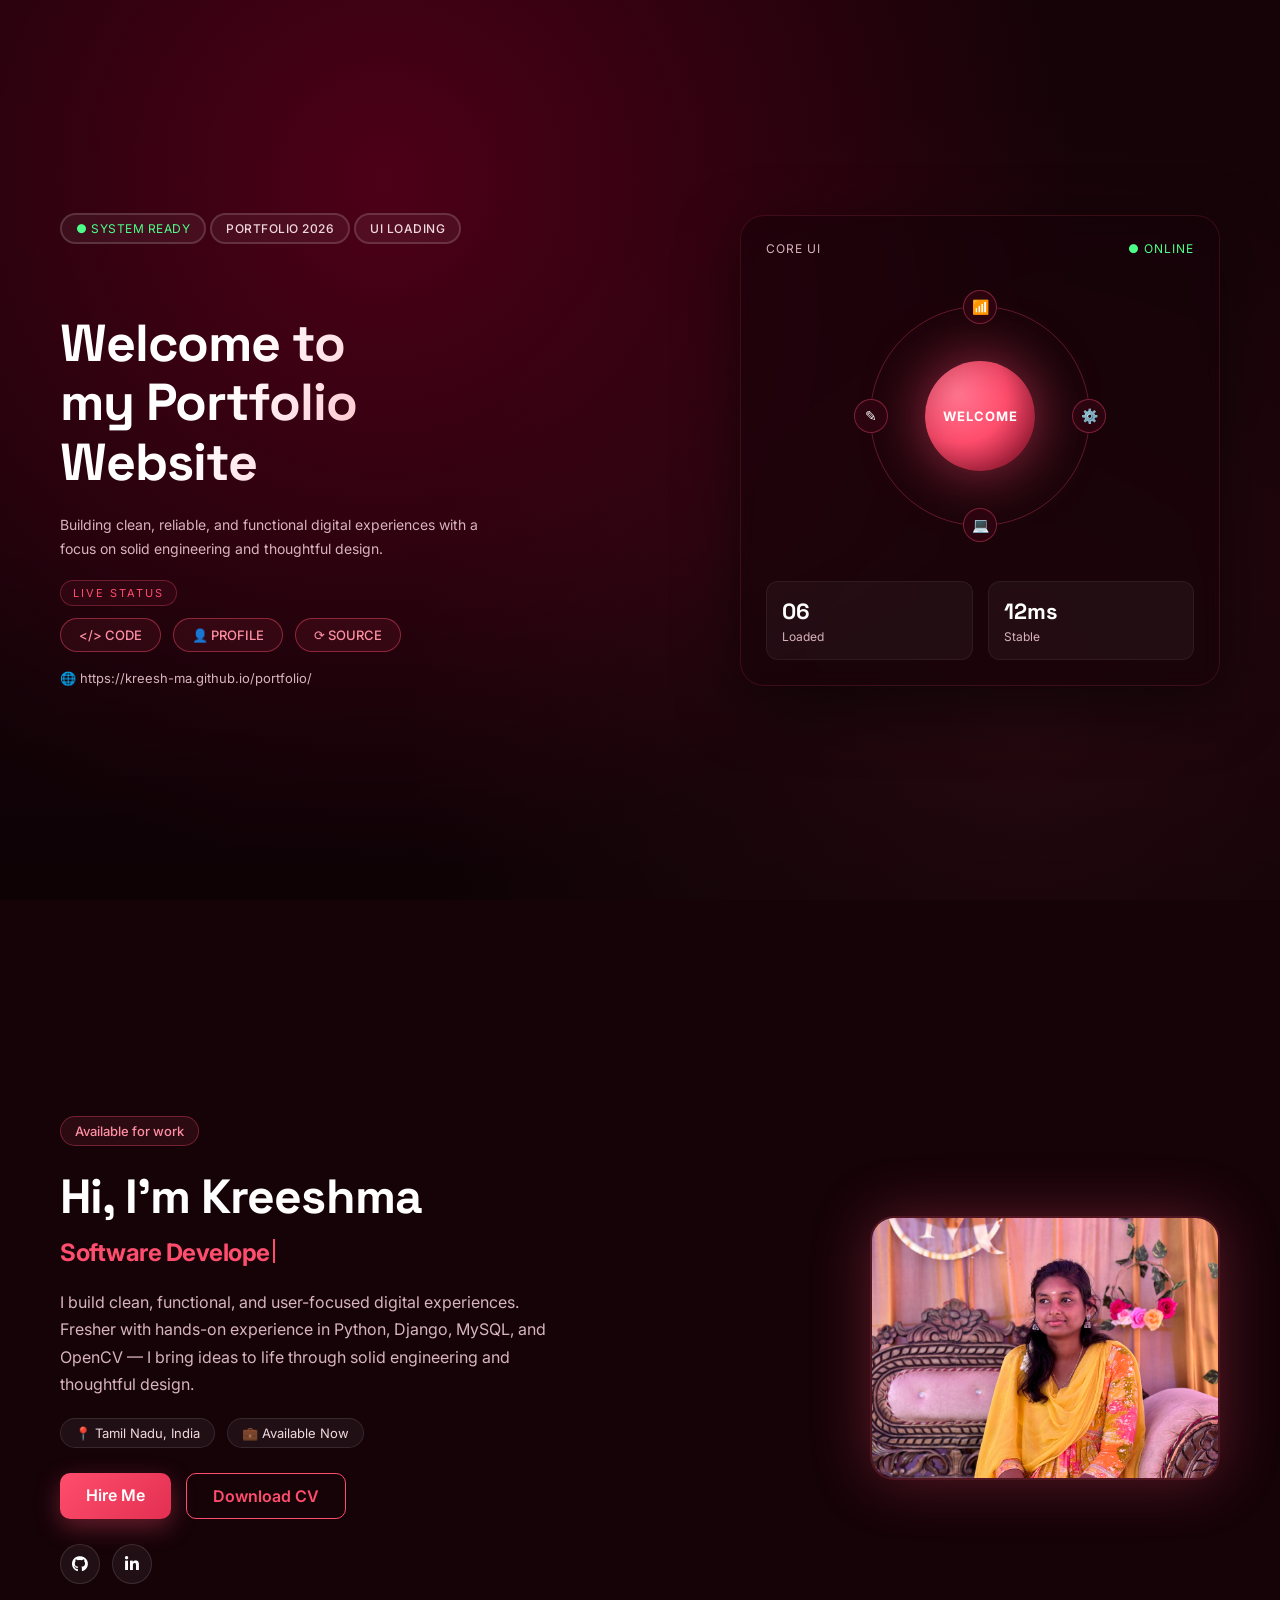
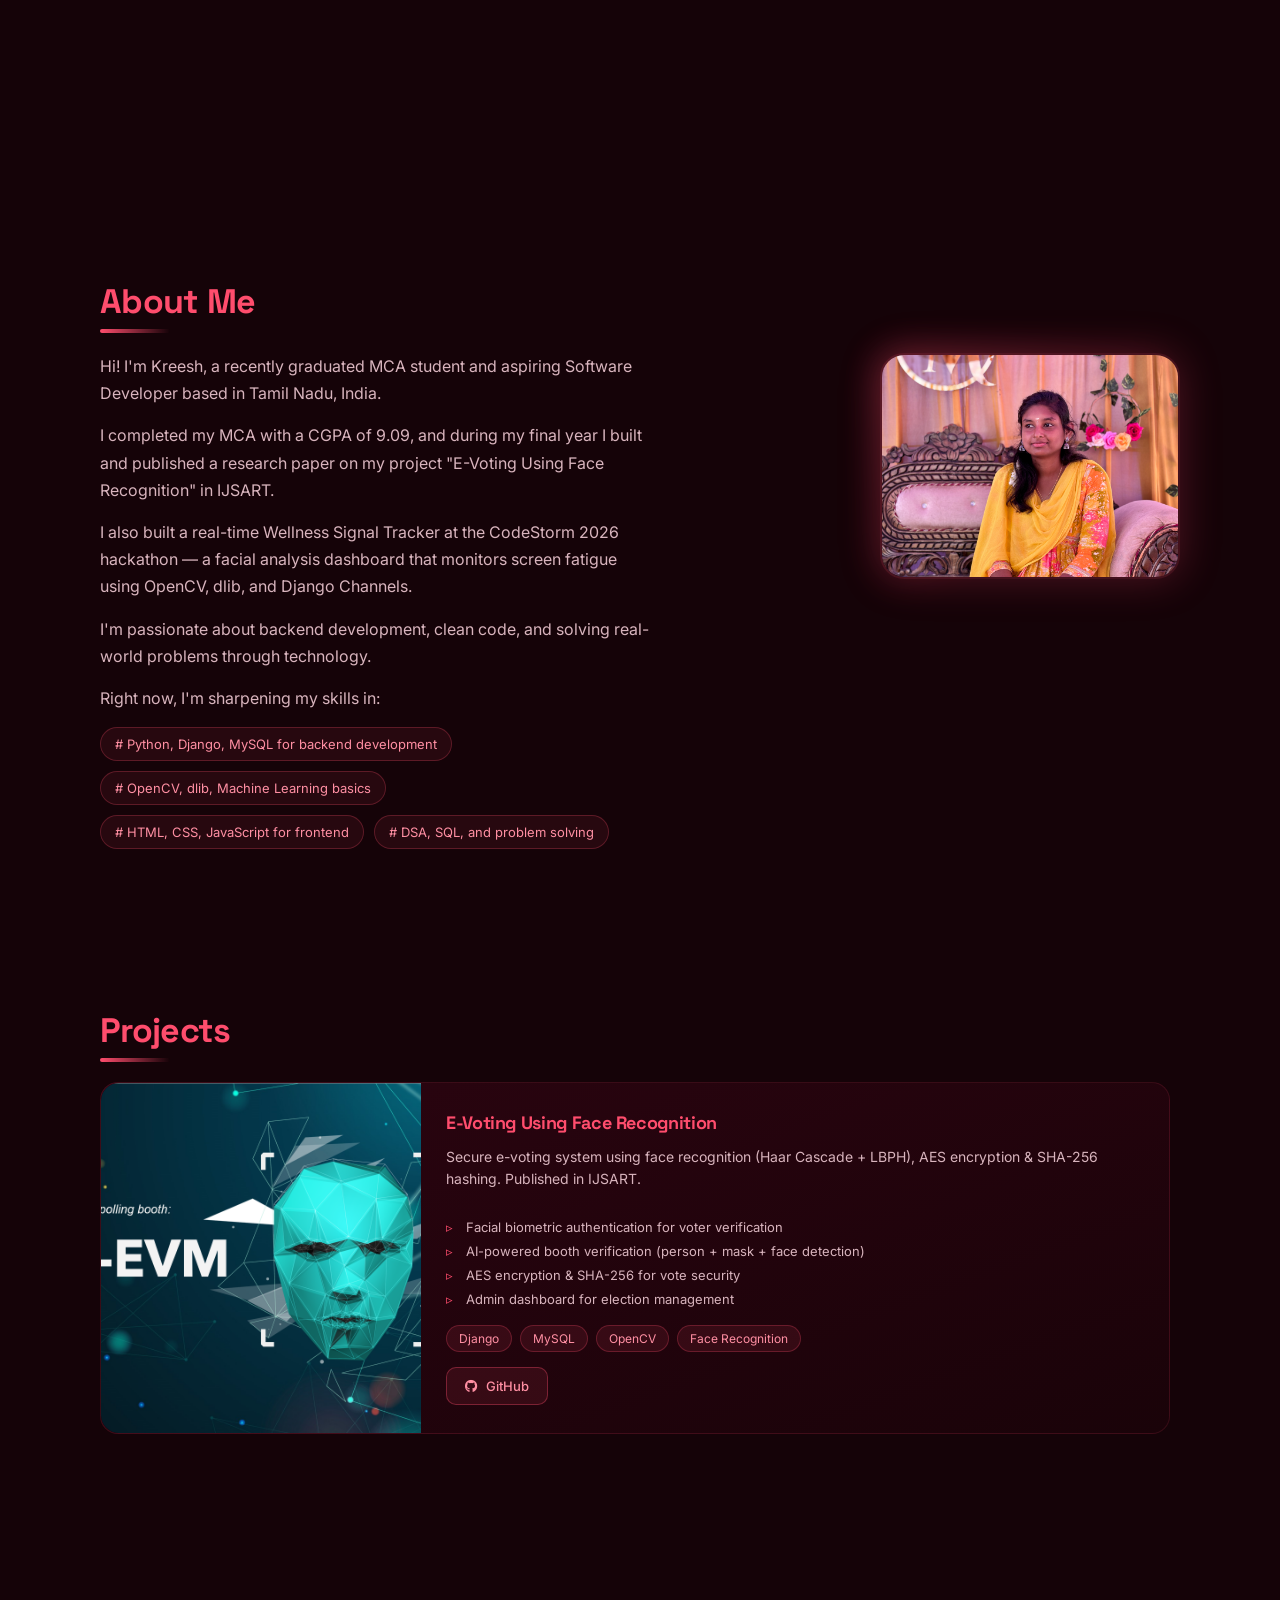
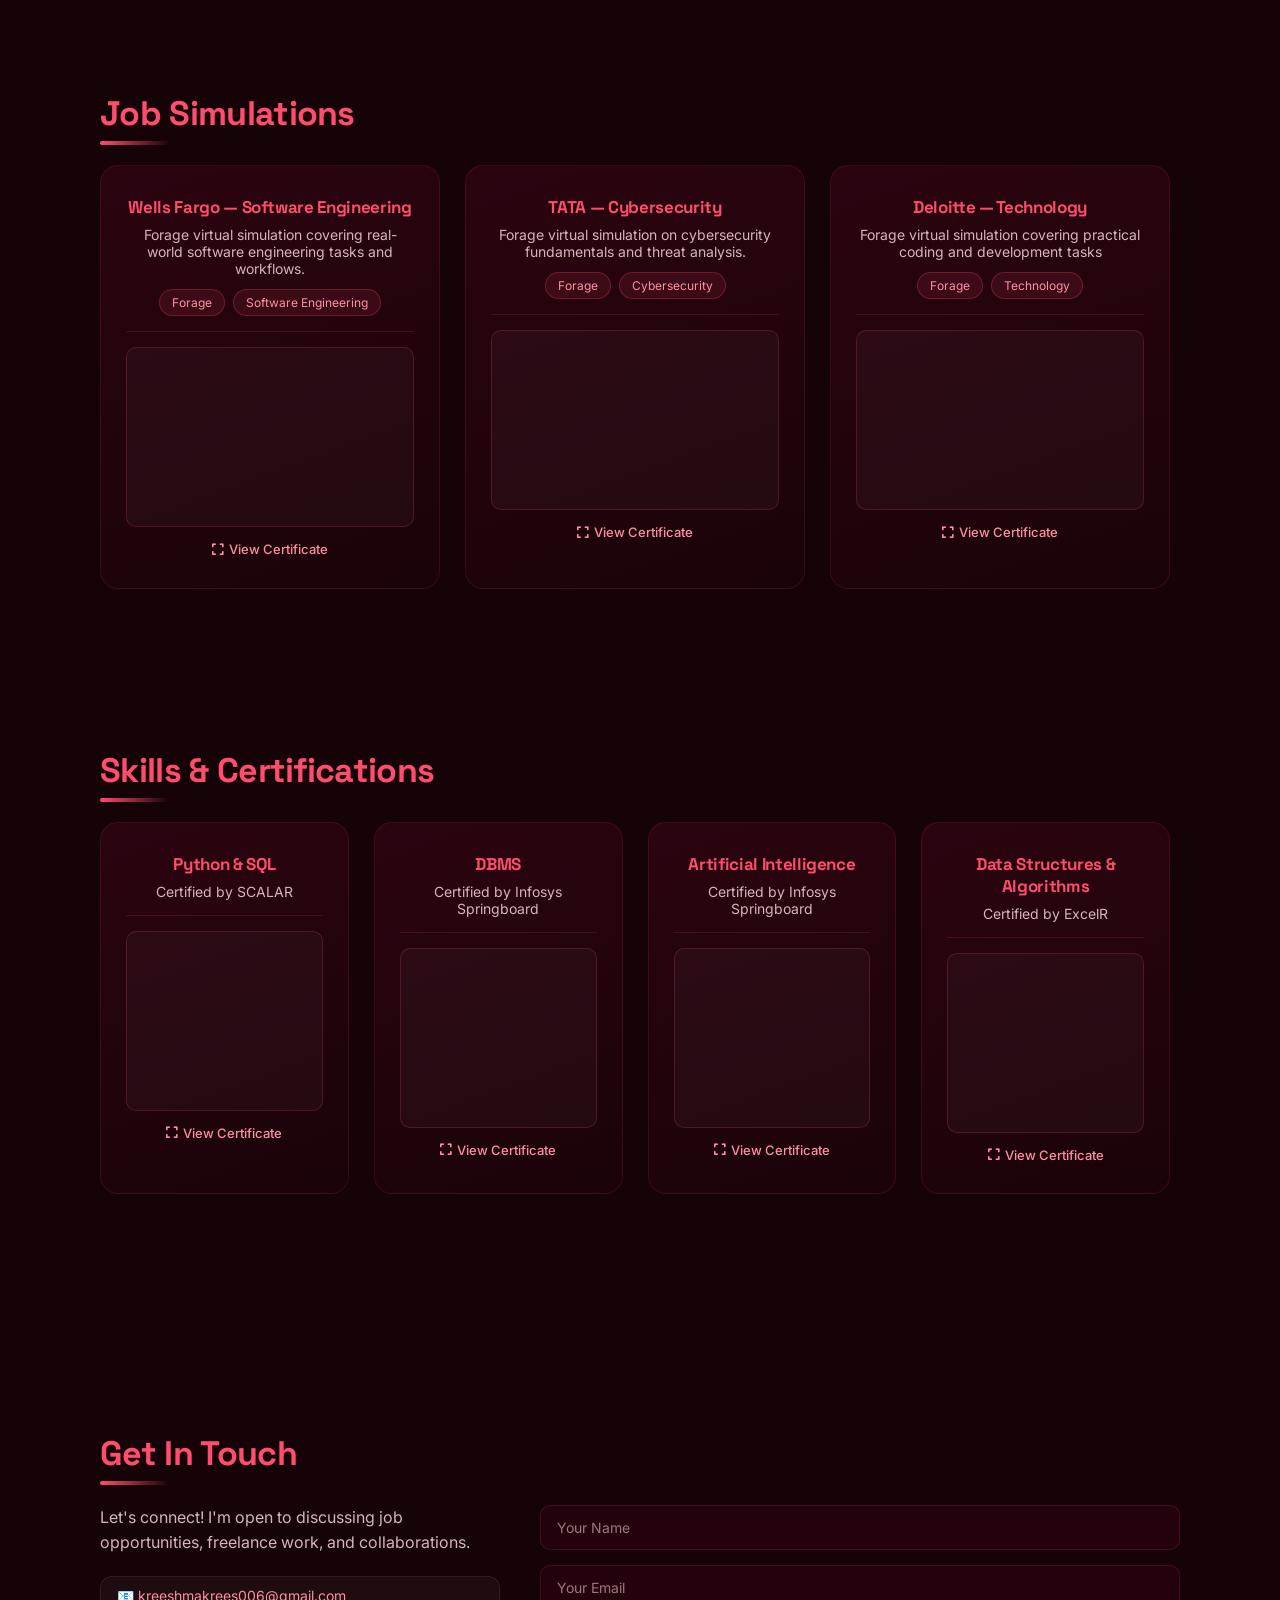
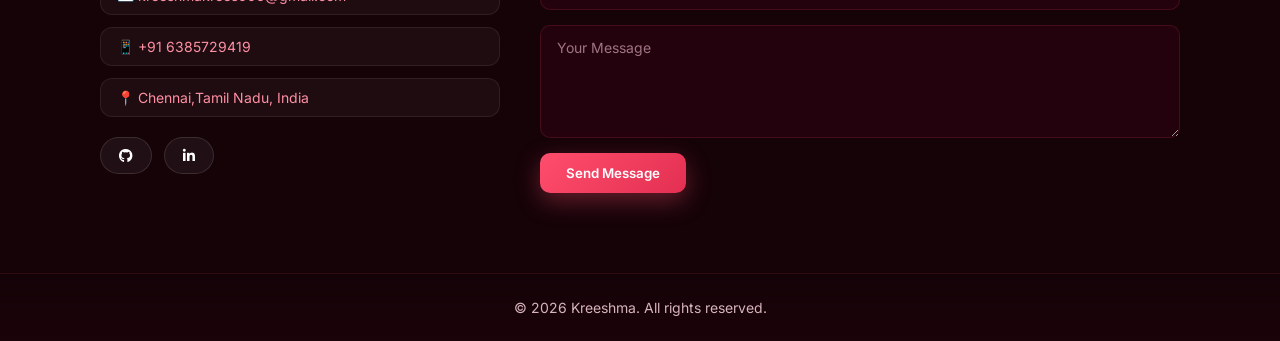
<file: index.html>
<!DOCTYPE html>
<html lang="en">
<head>
  <meta charset="UTF-8">
  <meta name="viewport" content="width=device-width, initial-scale=1.0">
  <title>Kreesh | Software Developer</title>
  <link rel="stylesheet" href="style.css">
  <link rel="stylesheet" href="https://cdnjs.cloudflare.com/ajax/libs/font-awesome/6.5.1/css/all.min.css">
</head>
<body>
  <!-- Intro/Welcome Section -->
  <section class="intro">
    <div class="intro-left">
      <div class="badges">
        <span class="badge-dot">● SYSTEM READY</span>
        <span class="badge">PORTFOLIO 2026</span>
        <span class="badge">UI LOADING</span>
      </div>

      <h1>Welcome to<br>my Portfolio<br>Website</h1>

      <p>Building clean, reliable, and functional digital experiences
         with a focus on solid engineering and thoughtful design.</p>

      <span class="live-status">LIVE STATUS</span>

      <div class="intro-buttons">
        <a href="#projects" class="pill-btn">&lt;/&gt; CODE</a>
        <a href="#home" class="pill-btn">👤 PROFILE</a>
        <a href="https://github.com/kreesh-ma" class="pill-btn">⟳ SOURCE</a>
      </div>

      <a href="https://kreesh-ma.github.io/portfolio/" class="site-link">🌐 https://kreesh-ma.github.io/portfolio/</a>
    </div>

    <div class="intro-right">
      <div class="core-ui">
        <div class="core-header">
          <span>CORE UI</span>
          <span class="online">● ONLINE</span>
        </div>

        <div class="orbit-wrap">
          <div class="orbit-circle">
            <div class="orbit-center">WELCOME</div>
            <div class="orbit-icon icon1">📶</div>
            <div class="orbit-icon icon2">⚙️</div>
            <div class="orbit-icon icon3">💻</div>
            <div class="orbit-icon icon4">✎</div>
          </div>
        </div>

        <div class="core-stats">
          <div class="stat-box">
            <div class="stat-num" id="loadedNum">00</div>
            <div class="stat-label">Loaded</div>
          </div>
          <div class="stat-box">
            <div class="stat-num">12ms</div>
            <div class="stat-label">Stable</div>
          </div>
        </div>
      </div>
    </div>
  </section>

  <!-- Navbar -->
  <nav class="navbar">
    <div class="logo">@kreeshma</div>
    <ul class="nav-links">
      <li><a href="#home" class="active">Home</a></li>
      <li><a href="#about">About</a></li>
      <li><a href="#projects">Projects</a></li>
      <li><a href="#simulations">Job Simulations</a></li>
      <li><a href="#services">Skills & Certifications</a></li>
      <li><a href="#contact">Contact</a></li>
    </ul>
  </nav>
  <!-- Hero Section -->
  <section id="home" class="hero">
    <div class="hero-left">
      <span class="badge">Available for work</span>
      <h1>Hi, I'm Kreeshma</h1>
      <h2>Software Developer</h2>
      <p>I build clean, functional, and user-focused digital experiences.
         Fresher with hands-on experience in Python, Django, MySQL, and OpenCV —
         I bring ideas to life through solid engineering and thoughtful design.</p>

      <div class="hero-info">
        <span>📍 Tamil Nadu, India</span>
        <span>💼 Available Now</span>
      </div>

      <div class="hero-buttons">
        <a href="#contact" class="btn-primary">Hire Me</a>
        <a href="Kreesh-Resume.pdf" download class="btn-secondary">Download CV</a>
      </div>

       <div class="follow-me">
      <a href="https://github.com/kreesh-ma" target="_blank"><i class="fa-brands fa-github"></i></a>
      <a href="https://www.linkedin.com/in/kreeshma" target="_blank"><i class="fa-brands fa-linkedin-in"></i></a>
    </div>
    </div>

    <div class="hero-right">
      <img src="profile.jpg" alt="Kreesh" class="hero-img">
    </div>
  </section>
  <!-- About Section -->
  <section id="about" class="about">
    <h2 class="section-title">About Me</h2>

    <div class="about-content">
      <div class="about-text">
        <p>Hi! I'm Kreesh, a recently graduated MCA student and aspiring
           Software Developer based in Tamil Nadu, India.</p>

        <p>I completed my MCA with a CGPA of 9.09, and during my final year
           I built and published a research paper on my project
           "E-Voting Using Face Recognition" in IJSART.</p>

        <p>I also built a real-time Wellness Signal Tracker at the CodeStorm
           2026 hackathon — a facial analysis dashboard that monitors screen
           fatigue using OpenCV, dlib, and Django Channels.</p>

        <p>I'm passionate about backend development, clean code, and solving
           real-world problems through technology.</p>

        <p>Right now, I'm sharpening my skills in:</p>

        <ul class="skills-list">
          <li># Python, Django, MySQL for backend development</li>
          <li># OpenCV, dlib, Machine Learning basics</li>
          <li># HTML, CSS, JavaScript for frontend</li>
          <li># DSA, SQL, and problem solving</li>
        </ul>
      </div>

      <div class="about-img">
        <img src="profile.jpg" alt="Kreesh">
      </div>
    </div>
  </section>
  <!-- Projects Section -->
  <section id="projects" class="projects">
    <h2 class="section-title">Projects</h2>

    <div class="cert-scroll-wrapper">
    <div class="project-grid">

      <div class="project-card project-card-featured">
        <div class="project-img">
          <img src="evoting-preview.png" alt="AI EVM Preview">
        </div>
        <div class="project-info">
          <h3>E-Voting Using Face Recognition</h3>
          <p>Secure e-voting system using face recognition (Haar Cascade + LBPH),
             AES encryption & SHA-256 hashing. Published in IJSART.</p>
          <ul class="project-features">
            <li>Facial biometric authentication for voter verification</li>
            <li>AI-powered booth verification (person + mask + face detection)</li>
            <li>AES encryption & SHA-256 for vote security</li>
            <li>Admin dashboard for election management</li>
          </ul>
          <div class="tags">
            <span>Django</span>
            <span>MySQL</span>
            <span>OpenCV</span>
            <span>Face Recognition</span>
          </div>
          <div class="project-links">
            <a href="https://github.com/kreesh-ma/AI_EVM" target="_blank" class="project-link">
              <i class="fa-brands fa-github"></i> GitHub
            </a>
          </div>
        </div>
      </div>

      <div class="project-card project-card-featured">
        <div class="project-img">
          <img src="wellness-preview.png" alt="Wellness Signal Tracker Preview">
        </div>
        <div class="project-info">
          <h3>Wellness Signal Tracker</h3>
          <p>Real-time facial analysis dashboard that tracks blink rate, brow tension,
             and expression to compute a live wellness score — built for CodeStorm 2026 hackathon.</p>
          <ul class="project-features">
            <li>Real-time WebSocket dashboard using Django Channels</li>
            <li>YuNet (OpenCV DNN) face detection + dlib 68-point landmarks</li>
            <li>Motion-based blink detection & brow-eye tension analysis</li>
            <li>Chart.js live visualization at ~15 FPS</li>
          </ul>
          <div class="tags">
            <span>Django</span>
            <span>Django Channels</span>
            <span>OpenCV</span>
            <span>dlib</span>
            <span>Chart.js</span>
          </div>
          <div class="project-links">
            <a href="https://github.com/kreesh-ma/wellness-signal-tracker" target="_blank" class="project-link">
              <i class="fa-brands fa-github"></i> GitHub
            </a>
          </div>
        </div>
      </div>
    </div>
    </div>
  </section>
  <section id="simulations" class="simulations">
    <h2 class="section-title">Job Simulations</h2>

    <div class="cert-scroll-wrapper">
      <div class="service-grid">

      <div class="simulation-card">
        <h3>Wells Fargo — Software Engineering</h3>
        <p>Forage virtual simulation covering real-world software
           engineering tasks and workflows.</p>
        <div class="tags">
          <span>Forage</span>
          <span>Software Engineering</span>
        </div>
        <div class="cert-preview">
          <iframe src="wells-fargo-cert.pdf" title="Wells Fargo Certificate"></iframe>
          <a href="wells-fargo-cert.pdf" target="_blank" class="cert-link"><i class="fa-solid fa-expand"></i> View Certificate</a>
        </div>
      </div>

      <div class="simulation-card">
        <h3>TATA — Cybersecurity</h3>
        <p>Forage virtual simulation on cybersecurity fundamentals
           and threat analysis.</p>
        <div class="tags">
          <span>Forage</span>
          <span>Cybersecurity</span>
        </div>
        <div class="cert-preview">
          <iframe src="tata-cert.pdf" title="TATA Certificate"></iframe>
          <a href="tata-cert.pdf" target="_blank" class="cert-link"><i class="fa-solid fa-expand"></i> View Certificate</a>
        </div>
      </div>

      <div class="simulation-card">
        <h3>Deloitte — Technology</h3>
        <p>Forage virtual simulation covering practical coding and development tasks</p>
        <div class="tags">
          <span>Forage</span>
          <span>Technology</span>
        </div>
        <div class="cert-preview">
          <iframe src="deloitte-cert.pdf" title="Deloitte Certificate"></iframe>
          <a href="deloitte-cert.pdf" target="_blank" class="cert-link"><i class="fa-solid fa-expand"></i> View Certificate</a>
        </div>
      </div>

    </div>
    </div>
  </section>
  <!-- Services Section -->
  <section id="services" class="services">
    <h2 class="section-title">Skills & Certifications</h2>

    <div class="cert-scroll-wrapper">
      <div class="service-grid">

      <div class="service-card">
        <h3>Python & SQL</h3>
        <p>Certified by SCALAR</p>
        <div class="cert-preview">
          <iframe src="scalar-cert.pdf" title="Python & SQL Certificate"></iframe>
          <a href="scalar-cert.pdf" target="_blank" class="cert-link"><i class="fa-solid fa-expand"></i> View Certificate</a>
        </div>
      </div>

      <div class="service-card">
        <h3>DBMS</h3>
        <p>Certified by Infosys Springboard</p>
        <div class="cert-preview">
          <iframe src="infosys-dbms-cert.pdf" title="DBMS Certificate"></iframe>
          <a href="infosys-dbms-cert.pdf" target="_blank" class="cert-link"><i class="fa-solid fa-expand"></i> View Certificate</a>
        </div>
      </div>

      <div class="service-card">
        <h3>Artificial Intelligence</h3>
        <p>Certified by Infosys Springboard</p>
        <div class="cert-preview">
          <iframe src="infosys-ai-cert.pdf" title="AI Certificate"></iframe>
          <a href="infosys-ai-cert.pdf" target="_blank" class="cert-link"><i class="fa-solid fa-expand"></i> View Certificate</a>
        </div>
      </div>

      <div class="service-card">
        <h3>Data Structures & Algorithms</h3>
        <p>Certified by ExcelR</p>
        <div class="cert-preview">
          <iframe src="excelr-dsa-cert.pdf" title="DSA Certificate"></iframe>
          <a href="excelr-dsa-cert.pdf" target="_blank" class="cert-link"><i class="fa-solid fa-expand"></i> View Certificate</a>
        </div>
      </div>

      <div class="service-card">
        <h3>Python for Data Science</h3>
        <p>Certified by Infosys Springboard</p>
        <div class="cert-preview">
          <iframe src="infosys-python-cert.pdf" title="Python Certificate"></iframe>
          <a href="infosys-python-cert.pdf" target="_blank" class="cert-link"><i class="fa-solid fa-expand"></i> View Certificate</a>
        </div>
      </div>

      <div class="service-card">
        <h3>PHP & MySQL</h3>
        <p>Spoken Tutorial</p>
        <div class="cert-preview">
          <iframe src="php-mysql-cert.pdf" title="PHP & MySQL Certificate"></iframe>
          <a href="php-mysql-cert.pdf" target="_blank" class="cert-link"><i class="fa-solid fa-expand"></i> View Certificate</a>
        </div>
      </div>

      <div class="service-card">
        <h3>Course Certificate</h3>
        <p>IICT</p>
        <div class="cert-preview">
          <iframe src="iict-cert.pdf" title="IICT Certificate"></iframe>
          <a href="iict-cert.pdf" target="_blank" class="cert-link"><i class="fa-solid fa-expand"></i> View Certificate</a>
        </div>
      </div>

      <div class="service-card">
        <h3>Coursera Certificate 1</h3>
        <p>Coursera</p>
        <div class="cert-preview">
          <iframe src="coursera-1-cert.pdf" title="Coursera Certificate"></iframe>
          <a href="coursera-1-cert.pdf" target="_blank" class="cert-link"><i class="fa-solid fa-expand"></i> View Certificate</a>
        </div>
      </div>

      <div class="service-card">
        <h3>Coursera Certificate 2</h3>
        <p>Coursera</p>
        <div class="cert-preview">
          <iframe src="coursera-2-cert.pdf" title="Coursera Certificate"></iframe>
          <a href="coursera-2-cert.pdf" target="_blank" class="cert-link"><i class="fa-solid fa-expand"></i> View Certificate</a>
        </div>
      </div>

      <div class="service-card">
        <h3>Academic Certificate</h3>
        <p>University</p>
        <div class="cert-preview">
          <iframe src="main-cert.pdf" title="Academic Certificate"></iframe>
          <a href="main-cert.pdf" target="_blank" class="cert-link"><i class="fa-solid fa-expand"></i> View Certificate</a>
        </div>
      </div>

    </div>
    </div>
  </section>
  <!-- Contact Section -->
  <section id="contact" class="contact">
    <h2 class="section-title">Get In Touch</h2>

    <div class="contact-content">
      <div class="contact-info">
        <p>Let's connect! I'm open to discussing job opportunities,
           freelance work, and collaborations.</p>

        <div class="info-item">📧 kreeshmakrees006@gmail.com</div>
        <div class="info-item">📱 +91 6385729419</div>
        <div class="info-item">📍 Chennai,Tamil Nadu, India</div>

        <div class="social-icons">
<a href="https://github.com/kreesh-ma" target="_blank"><i class="fa-brands fa-github"></i></a>
      <a href="https://www.linkedin.com/in/kreeshma" target="_blank"><i class="fa-brands fa-linkedin-in"></i></a>
        </div>
      </div>

      <form class="contact-form" id="contactForm" action="https://formspree.io/f/xrpgldqq" method="POST">
        <input type="hidden" name="_subject" value="New Portfolio Contact Message">
        <input type="text" name="name" placeholder="Your Name" required>
        <input type="email" name="email" placeholder="Your Email" required>
        <textarea name="message" placeholder="Your Message" rows="5" required></textarea>
        <button type="submit" class="btn-primary">Send Message</button>
      </form>
    </div>
  </section>

  <!-- Footer -->
  <footer class="footer">
    <p>&copy; 2026 Kreeshma. All rights reserved.</p>
  </footer>
  <button class="back-top" id="backTop" aria-label="Back to top">↑</button>
  <script src="script.js"></script>
</body>
</html>
</file>
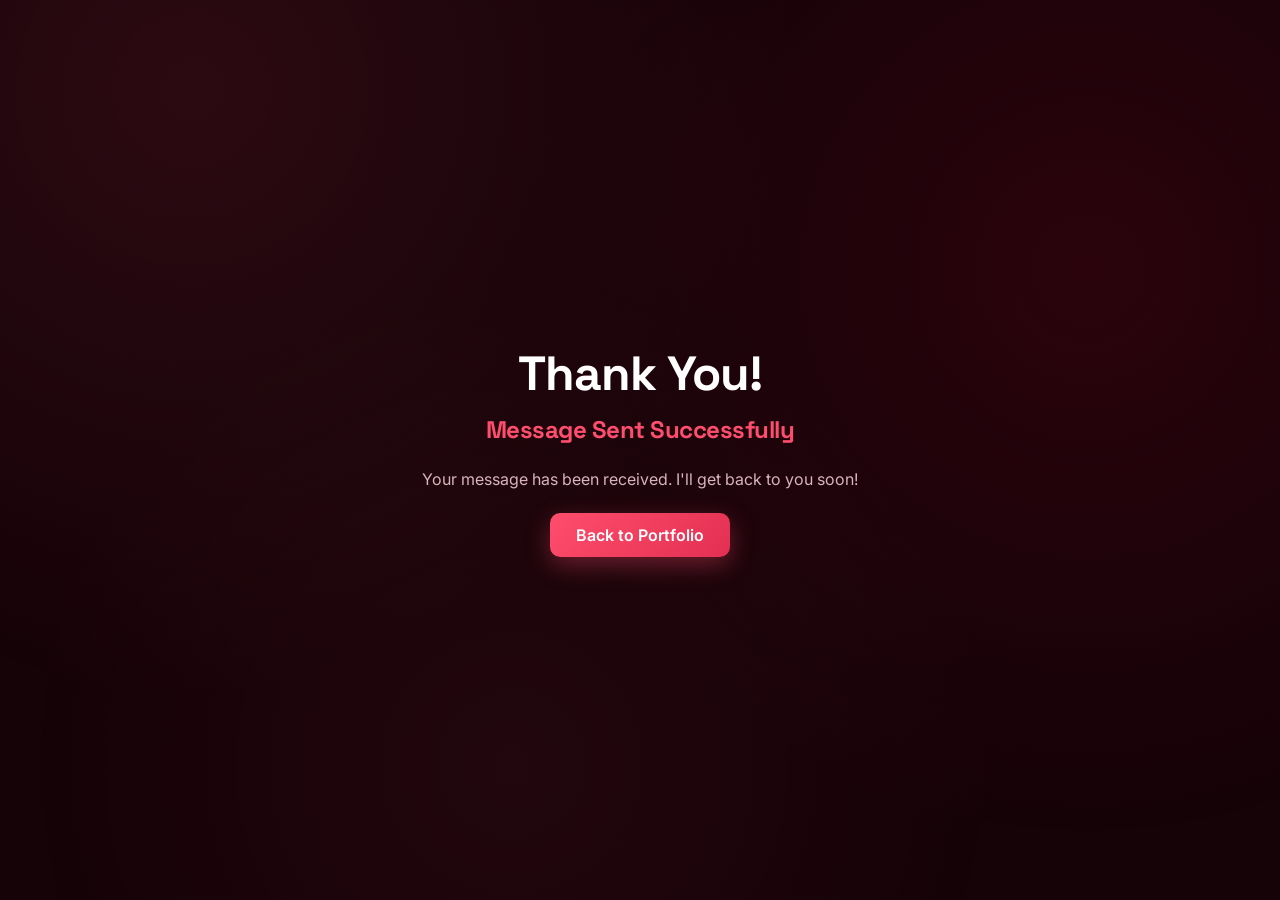
<file: thankyou.html>
<!DOCTYPE html>
<html lang="en">
<head>
  <meta charset="UTF-8">
  <meta name="viewport" content="width=device-width, initial-scale=1.0">
  <title>Thank You | Kreesh</title>
  <link rel="stylesheet" href="style.css">
</head>
<body>
  <section class="hero" style="text-align:center; justify-content:center;">
    <div class="hero-left" style="max-width:600px;">
      <h1>Thank You!</h1>
      <h2>Message Sent Successfully</h2>
      <p>Your message has been received. I'll get back to you soon!</p>
      <div class="hero-buttons" style="justify-content:center;">
        <a href="index.html" class="btn-primary">Back to Portfolio</a>
      </div>
    </div>
  </section>
</body>
</html>
</file>
<file: style.css>
@import url('https://fonts.googleapis.com/css2?family=Inter:wght@400;500;600;700;800&family=Space+Grotesk:wght@400;500;600;700&display=swap');

/* Reset */
* {
  margin: 0;
  padding: 0;
  box-sizing: border-box;
  font-family: 'Inter', sans-serif;
}

html {
  scroll-behavior: smooth;
}

body {
  background-color: #150308;
  color: #ffffff;
  padding-top: 0px;
  overflow-x: hidden;
  scrollbar-width: thin;
  scrollbar-color: #ff4d6d #1a0309;
}

body::-webkit-scrollbar {
  width: 8px;
}

body::-webkit-scrollbar-track {
  background: #1a0309;
}

body::-webkit-scrollbar-thumb {
  background: #ff4d6d;
  border-radius: 10px;
}

body::-webkit-scrollbar-thumb:hover {
  background: #e33052;
}

body::before {
  content: '';
  position: fixed;
  inset: 0;
  z-index: -1;
  pointer-events: none;
  background:
    radial-gradient(circle at 15% 10%, rgba(255, 77, 109, 0.10), transparent 45%),
    radial-gradient(circle at 85% 30%, rgba(122, 6, 32, 0.22), transparent 45%),
    radial-gradient(circle at 40% 85%, rgba(255, 77, 109, 0.06), transparent 45%);
}

::selection {
  background: #ff4d6d;
  color: #fff;
}

h1, h2, h3 {
  font-family: 'Space Grotesk', sans-serif;
  letter-spacing: -0.02em;
}

/* Reveal on navigate */
.reveal {
  opacity: 0;
  transform: translateY(30px);
  transition: opacity 0.7s ease, transform 0.7s ease;
}

.reveal.visible {
  opacity: 1;
  transform: none;
}

/* Navbar */
.navbar {
  position: fixed;
  top: 20px;
  left: 50%;
  transform: translateX(-50%);
  display: flex;
  align-items: center;
  gap: 16px;
  padding: 12px 24px;
  background: rgba(21, 3, 8, 0.65);
  backdrop-filter: blur(16px) saturate(140%);
  -webkit-backdrop-filter: blur(16px) saturate(140%);
  border: 1px solid rgba(255, 77, 109, 0.14);
  border-radius: 50px;
  z-index: 1000;
  box-shadow: 0 4px 30px rgba(0, 0, 0, 0.5);
  opacity: 0;
  visibility: hidden;
  transition: opacity 0.4s ease, top 0.4s ease, box-shadow 0.3s ease;
  max-width: 95vw;
  overflow-x: auto;
  scrollbar-width: none;
  -ms-overflow-style: none;
}

.navbar::-webkit-scrollbar {
  display: none;
}

.navbar.show {
  opacity: 1;
  visibility: visible;
}

.navbar .logo {
  font-family: 'Space Grotesk', sans-serif;
  font-weight: 700;
  color: #ff4d6d;
  font-size: 16px;
}

.nav-links {
  list-style: none;
  display: flex;
  gap: 8px;
}

.nav-links a {
  display: flex;
  align-items: center;
  gap: 6px;
  color: #e8d5d9;
  text-decoration: none;
  font-size: 13px;
  font-weight: 500;
  padding: 8px 14px;
  border-radius: 30px;
  transition: 0.3s;
  white-space: nowrap;
}

.nav-links a:hover {
  background-color: rgba(255, 77, 109, 0.15);
  color: #ffffff;
  transform: translateY(-1px);
}

.nav-links a.active {
  background: linear-gradient(135deg, #ff4d6d, #e33052);
  color: white;
  font-weight: 600;
  box-shadow: 0 6px 18px rgba(255, 77, 109, 0.4);
}

/* Intro */
.intro {
  min-height: 100vh;
  display: flex;
  justify-content: space-between;
  align-items: center;
  padding: 80px 60px;
  gap: 40px;
  flex-wrap: wrap;
  background: radial-gradient(circle at 30% 20%, #4d0018 0%, #150308 60%);
  position: relative;
  overflow: hidden;
}

.intro::after {
  content: '';
  position: absolute;
  inset: 0;
  background:
    radial-gradient(circle at 80% 80%, rgba(255, 77, 109, 0.08), transparent 50%),
    linear-gradient(180deg, transparent 60%, rgba(0, 0, 0, 0.35));
  pointer-events: none;
}

.intro-left {
  max-width: 550px;
  position: relative;
  z-index: 1;
}

.badges {
  display: flexbox;
  gap: 10px;
  margin-bottom: 50px;
  flex-wrap: wrap;
}

.badges .badge-dot,
.badges .badge {
  background-color: rgba(255, 255, 255, 0.05);
  border: 2px solid rgba(255, 255, 255, 0.15);
  color: #f0d9de;
  padding: 6px 14px;
  border-radius: 20px;
  font-size: 12px;
  letter-spacing: 0.5px;
  transition: 0.3s;
}

.badges .badge-dot {
  color: #4dff88;
  animation: blink 2s infinite;
}

.badges .badge:hover {
  border-color: rgba(255, 77, 109, 0.5);
  background-color: rgba(255, 77, 109, 0.08);
}

@keyframes blink {
  0%, 100% { opacity: 1; }
  50% { opacity: 0.5; }
}

.intro-left h1 {
  font-size: 52px;
  line-height: 1.15;
  margin-bottom: 20px;
  background: linear-gradient(120deg, #ffffff 40%, #ff8fa3);
  -webkit-background-clip: text;
  background-clip: text;
  -webkit-text-fill-color: transparent;
}

.intro-left p {
  color: #d8b4bd;
  font-size: 14px;
  margin-bottom: 20px;
  max-width: 420px;
  line-height: 1.7;
}

.live-status {
  display: inline-block;
  color: #ff4d6d;
  font-size: 11px;
  letter-spacing: 2px;
  margin-bottom: 12px;
  border: 1px solid rgba(255, 77, 109, 0.3);
  padding: 5px 12px;
  border-radius: 20px;
  background: rgba(255, 77, 109, 0.06);
}

.intro-buttons {
  display: flex;
  gap: 12px;
  margin-bottom: 15px;
  flex-wrap: wrap;
}

.pill-btn {
  background-color: rgba(255, 77, 109, 0.08);
  border: 1px solid rgba(255, 77, 109, 0.45);
  color: #ff8fa3;
  padding: 8px 18px;
  border-radius: 20px;
  text-decoration: none;
  font-size: 13px;
  font-weight: 500;
  transition: 0.3s;
}

.pill-btn:hover {
  background-color: #ff4d6d;
  color: #ffffff;
  transform: translateY(-2px);
  box-shadow: 0 8px 20px rgba(255, 77, 109, 0.4);
}

.site-link {
  color: #d8b4bd;
  font-size: 13px;
  text-decoration: none;
  transition: 0.3s;
  display: inline-block;
}

.site-link:hover {
  color: #ff8fa3;
}

/* Core UI card */
.intro-right {
  flex: 1;
  min-width: 320px;
  max-width: 480px;
  position: relative;
  z-index: 1;
}

.core-ui {
  background: rgba(21, 3, 8, 0.55);
  border: 1px solid rgba(255, 77, 109, 0.15);
  border-radius: 24px;
  padding: 25px;
  backdrop-filter: blur(10px);
  -webkit-backdrop-filter: blur(10px);
  box-shadow: 0 20px 60px rgba(0, 0, 0, 0.5);
}

.core-header {
  display: flex;
  justify-content: space-between;
  font-size: 12px;
  letter-spacing: 1px;
  color: #d8b4bd;
  margin-bottom: 20px;
}

.core-header .online {
  color: #4dff88;
  animation: blink 1.5s infinite;
}

.orbit-wrap {
  display: flex;
  justify-content: center;
  align-items: center;
  padding: 30px 0;
}

.orbit-circle {
  position: relative;
  width: 220px;
  height: 220px;
  border: 1px solid rgba(255, 77, 109, 0.3);
  border-radius: 50%;
  display: flex;
  justify-content: center;
  align-items: center;
  animation: spin 24s linear infinite;
}

@keyframes spin {
  to { transform: rotate(360deg); }
}

.orbit-center {
  width: 110px;
  height: 110px;
  border-radius: 50%;
  background: radial-gradient(circle at 30% 30%, #ff758f, #ff4d6d 45%, #7a0620);
  box-shadow: 0 0 60px rgba(255, 77, 109, 0.6), inset 0 0 30px rgba(0, 0, 0, 0.2);
  display: flex;
  justify-content: center;
  align-items: center;
  color: white;
  font-weight: bold;
  font-size: 13px;
  letter-spacing: 1px;
  animation: spin 24s linear infinite reverse;
}

.orbit-icon {
  position: absolute;
  width: 34px;
  height: 34px;
  background-color: #2b0410;
  border: 1px solid rgba(255, 77, 109, 0.4);
  border-radius: 50%;
  display: flex;
  justify-content: center;
  align-items: center;
  font-size: 14px;
  animation: pulse 2s infinite;
}

.icon1 { top: -17px; left: 50%; transform: translateX(-50%); }
.icon2 { top: 50%; right: -17px; transform: translateY(-50%); }
.icon3 { bottom: -17px; left: 50%; transform: translateX(-50%); }
.icon4 { top: 50%; left: -17px; transform: translateY(-50%); }

@keyframes pulse {
  0%, 100% { box-shadow: 0 0 0 rgba(255, 77, 109, 0.4); }
  50% { box-shadow: 0 0 15px rgba(255, 77, 109, 0.7); }
}

.core-stats {
  display: flex;
  gap: 15px;
  margin-top: 25px;
}

.stat-box {
  flex: 1;
  background: rgba(255, 255, 255, 0.04);
  border: 1px solid rgba(255, 255, 255, 0.06);
  border-radius: 12px;
  padding: 15px;
  transition: 0.3s;
}

.stat-box:hover {
  border-color: rgba(255, 77, 109, 0.4);
  background: rgba(255, 77, 109, 0.05);
}

.stat-num {
  font-size: 22px;
  font-weight: 800;
  color: white;
  font-family: 'Space Grotesk', sans-serif;
}

.stat-label {
  font-size: 12px;
  color: #d8b4bd;
  margin-top: 4px;
}

/* Hero */
.hero {
  display: flex;
  justify-content: space-between;
  align-items: center;
  padding: 60px;
  gap: 40px;
  min-height: 100vh;
}

.hero-left {
  max-width: 500px;
}

.badge {
  background-color: rgba(255, 77, 109, 0.1);
  border: 1px solid rgba(255, 77, 109, 0.35);
  color: #ff8fa3;
  padding: 6px 14px;
  border-radius: 20px;
  font-size: 13px;
  font-weight: 500;
  display: inline-block;
  margin-bottom: 20px;
}

.hero-left h1 {
  font-size: 48px;
  margin-bottom: 10px;
}

.hero-left h2 {
  color: #ff4d6d;
  font-size: 24px;
  margin-bottom: 20px;
  min-height: 32px;
}

.hero-left h2 .cursor {
  display: inline-block;
  width: 2px;
  height: 1em;
  background: #ff4d6d;
  margin-left: 3px;
  vertical-align: -2px;
  animation: blink 0.9s infinite;
}

.hero-left p {
  color: #d8b4bd;
  margin-bottom: 20px;
  line-height: 1.7;
}

.hero-info {
  display: flex;
  gap: 12px;
  margin-bottom: 25px;
  font-size: 13px;
  flex-wrap: wrap;
}

.hero-info span {
  background: rgba(255, 255, 255, 0.05);
  border: 1px solid rgba(255, 255, 255, 0.1);
  padding: 6px 14px;
  border-radius: 20px;
  color: #f0d9de;
}

.hero-buttons {
  display: flex;
  gap: 15px;
  flex-wrap: wrap;
}

.btn-primary {
  background: linear-gradient(135deg, #ff4d6d, #e33052);
  color: white;
  padding: 12px 26px;
  border-radius: 10px;
  text-decoration: none;
  font-weight: 600;
  box-shadow: 0 8px 24px rgba(255, 77, 109, 0.35);
  transition: 0.3s;
  border: none;
  cursor: pointer;
}

.btn-primary:hover {
  transform: translateY(-2px);
  box-shadow: 0 12px 32px rgba(255, 77, 109, 0.55);
}

.btn-secondary {
  border: 1px solid #ff4d6d;
  color: #ff4d6d;
  padding: 12px 26px;
  border-radius: 10px;
  text-decoration: none;
  font-weight: 600;
  transition: 0.3s;
  background: transparent;
  cursor: pointer;
}

.btn-secondary:hover {
  background: rgba(255, 77, 109, 0.1);
  box-shadow: 0 8px 20px rgba(255, 77, 109, 0.2);
  transform: translateY(-2px);
}

.follow-me {
  display: flex;
  align-items: center;
  gap: 12px;
  margin-top: 25px;
}

.follow-me a {
  display: flex;
  align-items: center;
  justify-content: center;
  width: 40px;
  height: 40px;
  background: rgba(255, 255, 255, 0.05);
  border: 1px solid rgba(255, 255, 255, 0.12);
  color: #ffffff;
  border-radius: 50%;
  font-size: 16px;
  text-decoration: none;
  transition: 0.3s;
}

.follow-me a:hover {
  background: linear-gradient(135deg, #ff4d6d, #e33052);
  color: white;
  transform: translateY(-3px);
  box-shadow: 0 8px 20px rgba(255, 77, 109, 0.4);
}

.hero-right {
  position: relative;
  flex-shrink: 0;
}

.hero-img {
  width: 350px;
  border-radius: 24px;
  box-shadow: 0 0 60px rgba(255, 77, 109, 0.3);
  border: 2px solid rgba(255, 77, 109, 0.25);
  transition: 0.4s;
}

.hero-img:hover {
  transform: scale(1.02);
  box-shadow: 0 0 80px rgba(255, 77, 109, 0.5);
}

/* Sections */
.about, .projects, .simulations, .services, .contact {
  padding: 80px 60px;
  max-width: 1200px;
  margin: 0 auto;
}

.section-title {
  font-size: 34px;
  color: #ff4d6d;
  margin-bottom: 30px;
  position: relative;
  display: inline-block;
}

.section-title::after {
  content: '';
  position: absolute;
  bottom: -10px;
  left: 0;
  width: 70px;
  height: 4px;
  border-radius: 4px;
  background: linear-gradient(90deg, #ff4d6d, transparent);
}

/* About */
.about-content {
  display: flex;
  justify-content: space-between;
  gap: 40px;
  align-items: flex-start;
}

.about-text {
  max-width: 550px;
}

.about-text p {
  color: #d8b4bd;
  margin-bottom: 15px;
  line-height: 1.7;
}

.skills-list {
  list-style: none;
  margin-top: 15px;
  display: flex;
  flex-wrap: wrap;
  gap: 10px;
}

.skills-list li {
  background: rgba(255, 77, 109, 0.08);
  border: 1px solid rgba(255, 77, 109, 0.25);
  color: #ff8fa3;
  padding: 8px 14px;
  border-radius: 30px;
  font-size: 13px;
  transition: 0.3s;
}

.skills-list li:hover {
  background: rgba(255, 77, 109, 0.2);
  transform: translateY(-2px);
}

.about-img {
  position: relative;
}

.about-img::before {
  content: '';
  position: absolute;
  inset: -4px;
  border-radius: 24px;
  background: linear-gradient(135deg, rgba(255, 77, 109, 0.5), transparent 60%);
  filter: blur(18px);
  opacity: 0.5;
  z-index: -1;
}

.about-img img {
  width: 300px;
  border-radius: 24px;
  box-shadow: 0 0 40px rgba(255, 77, 109, 0.25);
  border: 2px solid rgba(255, 77, 109, 0.2);
  transition: 0.4s;
}

.about-img img:hover {
  transform: scale(1.02);
}

/* Project cards */
.project-grid {
  display: flex;
  flex-direction: column;
  gap: 25px;
}

.project-card {
  background: linear-gradient(160deg, #2b0410, #1a0309);
  padding: 28px;
  border-radius: 18px;
  border: 1px solid rgba(255, 77, 109, 0.12);
  transition: transform 0.3s, border-color 0.3s, box-shadow 0.3s;
  position: relative;
  overflow: hidden;
}

.project-card::before {
  content: '';
  position: absolute;
  top: 0;
  left: 0;
  right: 0;
  height: 2px;
  background: linear-gradient(90deg, transparent, #ff4d6d, transparent);
  opacity: 0;
  transition: 0.4s;
}

.project-card:hover {
  transform: translateY(-8px);
  border-color: rgba(255, 77, 109, 0.45);
  box-shadow: 0 20px 50px rgba(255, 77, 109, 0.15);
}

.project-card:hover::before {
  opacity: 1;
}

.project-card h3 {
  color: #ff4d6d;
  margin-bottom: 12px;
  font-size: 18px;
}

.project-card p {
  color: #d8b4bd;
  font-size: 14px;
  line-height: 1.6;
  margin-bottom: 18px;
}

.tags {
  display: flex;
  gap: 8px;
  flex-wrap: wrap;
}

.tags span {
  background: rgba(255, 77, 109, 0.1);
  border: 1px solid rgba(255, 77, 109, 0.25);
  color: #ff8fa3;
  padding: 5px 12px;
  border-radius: 15px;
  font-size: 12px;
  transition: 0.3s;
}

.tags span:hover {
  background: rgba(255, 77, 109, 0.25);
}

/* Featured project card */
.project-card-featured {
  display: flex;
  gap: 25px;
  padding: 0;
  overflow: hidden;
}

.project-card-featured .project-img {
  flex: 0 0 320px;
  min-height: 350px;
  max-height: 350px;
  position: relative;
  overflow: hidden;
}

.project-card-featured .project-img img {
  width: 100%;
  height: 350px;
  object-fit: cover;
  display: block;
  border-radius: 18px 0 0 18px;
  transition: transform 0.5s ease;
}

.project-card-featured:hover .project-img img {
  transform: scale(1.05);
}

.project-card-featured .project-info {
  flex: 1;
  padding: 28px 28px 28px 0;
  display: flex;
  flex-direction: column;
}

.project-features {
  list-style: none;
  margin: 10px 0 18px;
  display: flex;
  flex-direction: column;
  gap: 8px;
}

.project-features li {
  color: #d8b4bd;
  font-size: 13px;
  padding-left: 20px;
  position: relative;
}

.project-features li::before {
  content: '▹';
  position: absolute;
  left: 0;
  color: #ff4d6d;
}

.project-links {
  display: flex;
  gap: 15px;
  margin-top: auto;
  padding-top: 15px;
}

.project-link {
  display: flex;
  align-items: center;
  gap: 8px;
  background: rgba(255, 77, 109, 0.1);
  border: 1px solid rgba(255, 77, 109, 0.35);
  color: #ff8fa3;
  padding: 10px 18px;
  border-radius: 10px;
  text-decoration: none;
  font-size: 13px;
  font-weight: 500;
  transition: 0.3s;
}

.project-link:hover {
  background: linear-gradient(135deg, #ff4d6d, #e33052);
  color: white;
  transform: translateY(-2px);
  box-shadow: 0 8px 20px rgba(255, 77, 109, 0.4);
}

/* Certificate preview */
.cert-preview {
  margin-top: 15px;
  border-top: 1px solid rgba(255, 77, 109, 0.15);
  padding-top: 15px;
}

.cert-preview iframe {
  width: 100%;
  height: 200px;
  border: 1px solid rgba(255, 77, 109, 0.2);
  border-radius: 10px;
  background: rgba(255, 255, 255, 0.03);
}

.cert-link {
  display: inline-flex;
  align-items: center;
  gap: 6px;
  margin-top: 10px;
  color: #ff8fa3;
  text-decoration: none;
  font-size: 13px;
  font-weight: 500;
  transition: 0.3s;
}

.cert-link:hover {
  color: #ffffff;
}

.service-card .cert-preview {
  margin-top: 15px;
  border-top: 1px solid rgba(255, 77, 109, 0.15);
  padding-top: 15px;
}

.service-card .cert-preview iframe {
  width: 100%;
  height: 180px;
  border: 1px solid rgba(255, 77, 109, 0.2);
  border-radius: 10px;
  background: rgba(255, 255, 255, 0.03);
}

/* Scrollable certificate section */
.cert-scroll-wrapper {
  max-height: 450px;
  overflow-y: auto;
  padding-right: 10px;
  scrollbar-width: thin;
  scrollbar-color: #ff4d6d #1a0309;
}

.cert-scroll-wrapper::-webkit-scrollbar {
  width: 6px;
}

.cert-scroll-wrapper::-webkit-scrollbar-track {
  background: #1a0309;
  border-radius: 10px;
}

.cert-scroll-wrapper::-webkit-scrollbar-thumb {
  background: #ff4d6d;
  border-radius: 10px;
}

.cert-scroll-wrapper::-webkit-scrollbar-thumb:hover {
  background: #e33052;
}

@media (max-width: 900px) {
  .project-card-featured {
    flex-direction: column;
  }

  .project-card-featured .project-img {
    flex: none;
  }

  .project-card-featured .project-img img {
    border-radius: 18px 18px 0 0;
  }

  .project-card-featured .project-info {
    padding: 28px;
  }
}

/* Service cards */
.service-grid {
  display: grid;
  grid-template-columns: repeat(auto-fit, minmax(240px, 1fr));
  gap: 25px;
}

.service-card {
  background: linear-gradient(160deg, #2b0410, #1a0309);
  padding: 30px 25px;
  border-radius: 18px;
  border: 1px solid rgba(255, 77, 109, 0.12);
  text-align: center;
  transition: 0.3s;
}

.service-card:hover {
  border-color: #ff4d6d;
  transform: translateY(-6px);
  box-shadow: 0 20px 40px rgba(255, 77, 109, 0.15);
}

.service-card h3 {
  color: #ff4d6d;
  margin-bottom: 8px;
  font-size: 17px;
}

.service-card p {
  color: #d8b4bd;
  font-size: 14px;
}

/* Simulation cards */
.simulation-card {
  background: linear-gradient(160deg, #2b0410, #1a0309);
  padding: 30px 25px;
  border-radius: 18px;
  border: 1px solid rgba(255, 77, 109, 0.12);
  text-align: center;
  transition: 0.3s;
}

.simulation-card:hover {
  border-color: #ff4d6d;
  transform: translateY(-6px);
  box-shadow: 0 20px 40px rgba(255, 77, 109, 0.15);
}

.simulation-card h3 {
  color: #ff4d6d;
  margin-bottom: 8px;
  font-size: 17px;
}

.simulation-card p {
  color: #d8b4bd;
  font-size: 14px;
  margin-bottom: 12px;
}

.simulation-card .tags {
  justify-content: center;
  margin-bottom: 15px;
}

.simulation-card .cert-preview {
  margin-top: 15px;
  border-top: 1px solid rgba(255, 77, 109, 0.15);
  padding-top: 15px;
}

.simulation-card .cert-preview iframe {
  width: 100%;
  height: 180px;
  border: 1px solid rgba(255, 77, 109, 0.2);
  border-radius: 10px;
  background: rgba(255, 255, 255, 0.03);
}

/* Contact */
.contact-content {
  display: flex;
  justify-content: space-between;
  gap: 40px;
  flex-wrap: wrap;
}

.contact-info {
  max-width: 400px;
}

.contact-info p {
  color: #d8b4bd;
  margin-bottom: 20px;
  line-height: 1.6;
}

.info-item {
  margin-bottom: 12px;
  color: #ff8fa3;
  background: rgba(255, 255, 255, 0.04);
  border: 1px solid rgba(255, 255, 255, 0.08);
  padding: 10px 16px;
  border-radius: 12px;
  font-size: 14px;
  transition: 0.3s;
}

.info-item:hover {
  border-color: rgba(255, 77, 109, 0.4);
}

.social-icons {
  display: flex;
  gap: 12px;
  margin-top: 20px;
}

.social-icons a {
  color: #ffffff;
  text-decoration: none;
  background: rgba(255, 255, 255, 0.05);
  border: 1px solid rgba(255, 255, 255, 0.12);
  padding: 9px 18px;
  border-radius: 20px;
  font-size: 14px;
  transition: 0.3s;
}

.social-icons a:hover {
  background: linear-gradient(135deg, #ff4d6d, #e33052);
  color: white;
  transform: translateY(-2px);
  box-shadow: 0 8px 20px rgba(255, 77, 109, 0.35);
}

.contact-form {
  display: flex;
  flex-direction: column;
  gap: 15px;
  flex: 1;
  min-width: 280px;
}

.contact-form input,
.contact-form textarea {
  background: rgba(43, 4, 16, 0.7);
  border: 1px solid rgba(255, 77, 109, 0.15);
  color: white;
  padding: 13px 16px;
  border-radius: 10px;
  font-size: 14px;
  outline: none;
  transition: 0.3s;
}

.contact-form input::placeholder,
.contact-form textarea::placeholder {
  color: #a07582;
}

.contact-form input:focus,
.contact-form textarea:focus {
  border-color: #ff4d6d;
  box-shadow: 0 0 0 3px rgba(255, 77, 109, 0.15);
  background: rgba(43, 4, 16, 0.9);
}

.contact-form button {
  border: none;
  cursor: pointer;
  width: fit-content;
}

/* Footer */
.footer {
  text-align: center;
  padding: 25px 20px;
  background: linear-gradient(180deg, transparent, #1a0309);
  border-top: 1px solid rgba(255, 77, 109, 0.1);
  color: #d8b4bd;
  font-size: 14px;
}

/* Back to top */
.back-top {
  position: fixed;
  bottom: 25px;
  right: 25px;
  width: 46px;
  height: 46px;
  border-radius: 50%;
  background: linear-gradient(135deg, #ff4d6d, #e33052);
  color: white;
  border: none;
  font-size: 18px;
  cursor: pointer;
  opacity: 0;
  visibility: hidden;
  transition: 0.3s;
  box-shadow: 0 8px 24px rgba(255, 77, 109, 0.35);
  z-index: 999;
}

.back-top.show {
  opacity: 1;
  visibility: visible;
}

.back-top:hover {
  transform: translateY(-3px);
  box-shadow: 0 12px 30px rgba(255, 77, 109, 0.55);
}

/* Responsive */
@media (max-width: 900px) {
  .hero, .intro, .about-content {
    flex-direction: column;
    text-align: center;
  }

  .hero-info, .hero-buttons, .follow-me {
    justify-content: center;
  }

  .hero-img {
    width: 260px;
  }

  .about-img img {
    width: 240px;
  }

  .navbar {
    gap: 6px;
    padding: 10px 16px;
  }

  .navbar .logo {
    display: none;
  }

  .section-title::after {
    left: 50%;
    transform: translateX(-50%);
  }
}
</file>
